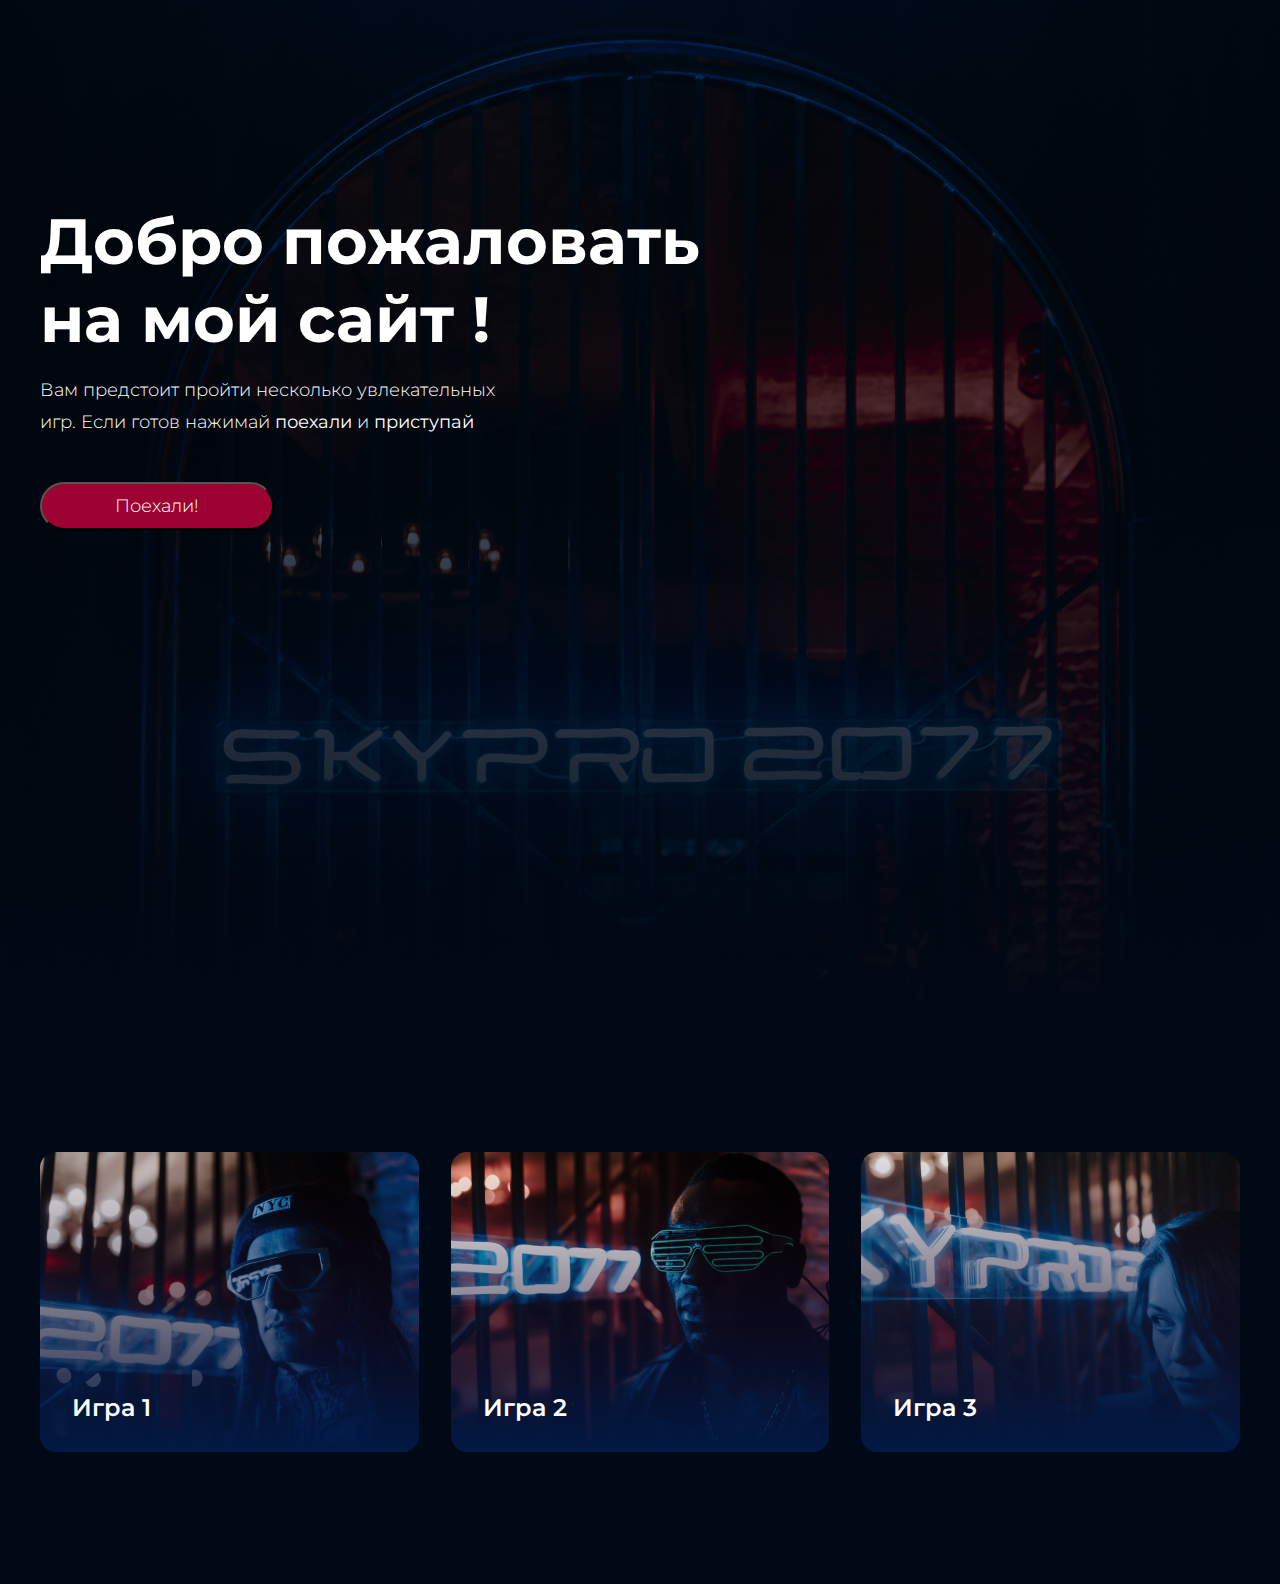
<file: homework1.html>
<!DOCTYPE html>
<html lang="en">
<head>
    <meta charset="UTF-8">
    <meta http-equiv="X-UA-Compatible" content="IE=edge">
    <meta name="viewport" content="width=device-width, initial-scale=1.0">
    <title>Homework1</title>
    <link rel="preconnect" href="https://fonts.googleapis.com">
    <link rel="preconnect" href="https://fonts.gstatic.com" crossorigin>
    <link href="https://fonts.googleapis.com/css2?family=Montserrat:wght@300;400;600;700&display=swap" rel="stylesheet">
    <link rel="stylesheet" href="style.css">
</head>
<body>
    <div class="img">
    <section class="top_content center"> 
        <h1 class="title">Добро пожаловать <br> на мой сайт !</h1>
        <p class="top_text">Вам предстоит пройти несколько увлекательных игр. Если готов нажимай <b>поехали</b> и <b>приступай</b></p>
        <button class="top_button">Поехали!</button>
    </section>
    </div>
    <div class="background">
    <section class="product center">
        <article class="product_game">
            <a  href="#"><img class="product_image" src="./img/Game1.png" alt="#"></a>
            <p class="product_text">Игра 1</p>
        </article>
        <article class="product_game">
            <a  href="#"><img class="product_image" src="./img/Game2.png" alt="#"><p class="product_text">Игра 2</p></a>
        </article>
        <article class="product_game">
            <a  href="#"><img class="product_image" src="./img/Game3.png" alt="#"><p class="product_text">Игра 3</p></a>
        </article>
    </section>
    </div>
</body>
</html>
</file>
<file: style.css>
* {
  margin: 0;
  padding: 0;
}

a {
  text-decoration: none;
}

body {
  font-family: "Montserrat", sans-serif;
}

.center {
  padding-left: calc(50% - 600px);
  padding-right: calc(50% - 600px);
}

.img {
  height: 1024px;
  background-image: url(./img/background.png);
  background-repeat: no-repeat;
  background-position: center;
  background-size: cover;
}

.background {
  background-image: url(./img/background2.jpg);
  background-repeat: no-repeat;
  background-position: center;
  background-size: cover;
}

.title {
  width: 789px;
  height: 125px;
  font-style: normal;
  font-weight: 700;
  font-size: 64px;
  line-height: 78px;
  display: flex;
  align-items: center;
  color: #FFFFFF;
  padding-top: 217px;
}

.top_text {
  width: 481px;
  height: 64px;
  font-style: normal;
  font-weight: 300;
  font-size: 18px;
  line-height: 32px;
  color: #FFFFFF;
  margin-top: 32px;
}

.fat {
  display: flex;
  align-items: center;
}

.top_button {
  width: 234px;
  height: 48px;
  background: #9C0332;
  border-radius: 30px;
  box-sizing: border-box;
  margin-top: 44px;
  font-style: normal;
  font-weight: 300;
  font-size: 18px;
  line-height: 22px;
  display: flex;
  align-items: center;
  justify-content: center;
  color: #FFFFFF;
  font-family: "Montserrat", sans-serif;
  transition: background-color 0.4s;
}

.top_button:hover{
  background-color: #232ec7;
}

.product {
  display: flex;
  flex-wrap: wrap;
  justify-content: space-between;
  padding-top: 128px;
  padding-bottom: 128px;
}

.product_game {
  position: relative;
  transition: all 0.4s;
}

.product_game:hover {
  border: 3px solid #232ec7;
}
.product_text {
  position: absolute;
  font-weight: 600;
  font-size: 24px;
  line-height: 32px;
  display: flex;
  align-items: center;
  color: #FFFFFF;
  text-decoration: none;
  bottom: 32px;
  left: 32px;
}

@media (min-width: 769px) and (max-width: 1024px) {
  .center {
    padding-left: 32px;
    padding-right: 32px;
  }
}
@media (min-width: 375px) and (max-width: 768px) {
  .center {
    padding-left: 16px;
    padding-right: 16px;
  }
  .top_content {
    display: flex;
    align-items: center;
    justify-content: center;
    flex-direction: column;
    text-align: center;
  }
  .img {
    height: 735px;
    background-image: url(./img/backgroundmobile.png);
  }
  .title {
    width: 343px;
    height: 77px;
    font-weight: 700;
    font-size: 32px;
    line-height: 39px;
    display: flex;
    align-items: center;
    text-align: center;
    justify-content: center;
    color: #FFFFFF;
  }
  .top_text {
    width: 343px;
    height: 66px;
    font-style: normal;
    font-weight: 300;
    font-size: 14px;
    line-height: 22px;
    text-align: center;
  }
  .fat {
    display: flex;
    align-items: center;
    text-align: center;
  }
  .product {
    gap: 32px;
    justify-content: center;
  }
  .product_image {
    width: 343px;
  }
}/*# sourceMappingURL=style.css.map */
</file>
